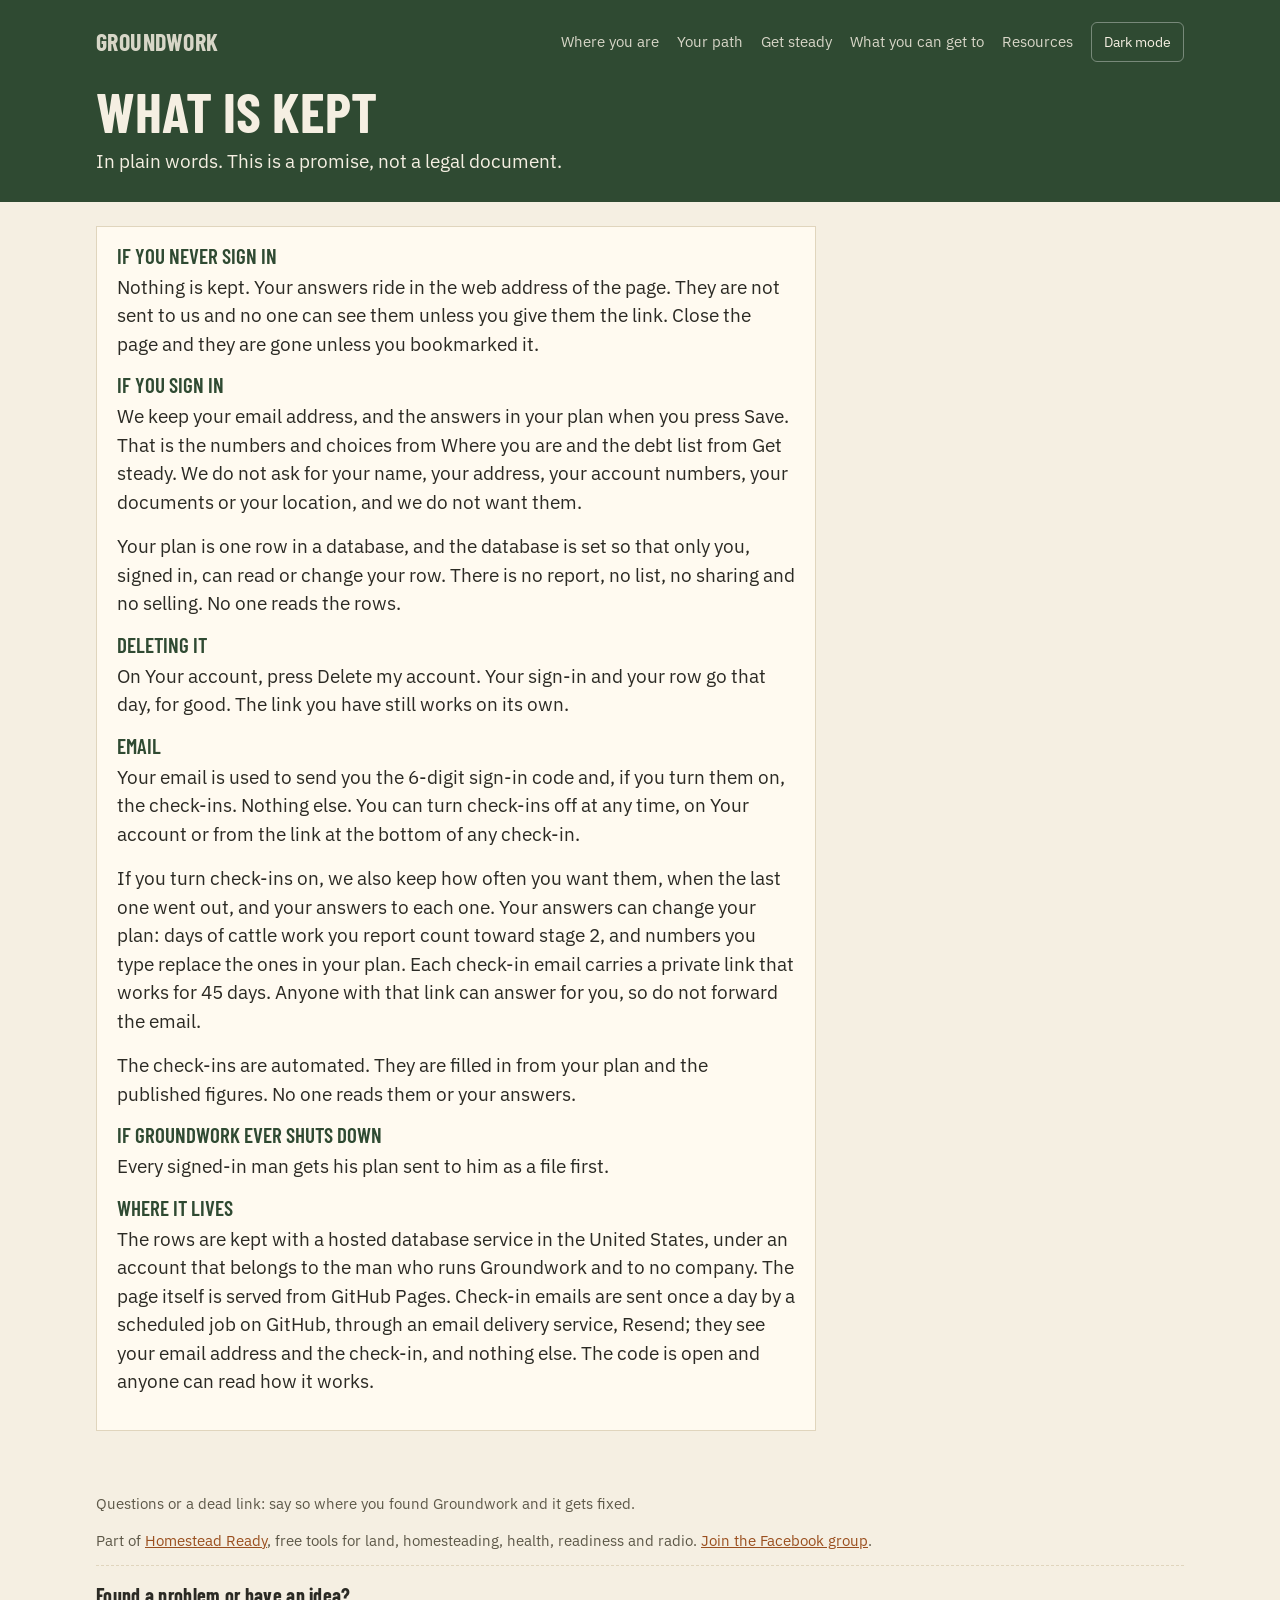
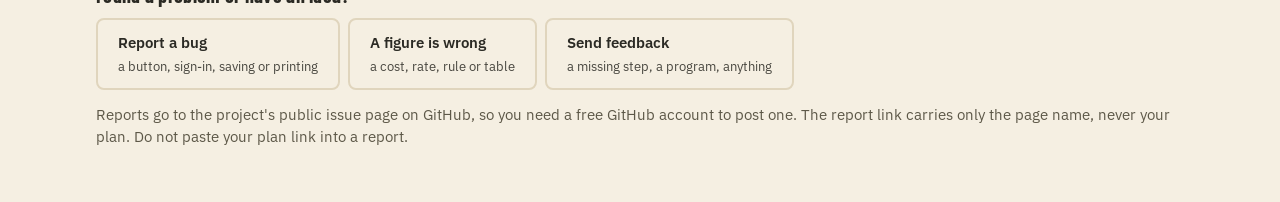
<file: privacy.html>
<!doctype html>
<html lang="en">
<head>
<meta charset="utf-8">
<meta name="viewport" content="width=device-width, initial-scale=1, viewport-fit=cover">
<title>What is kept</title>
<meta name="description" content="What Groundwork keeps about you, what it does not, and how to delete it. In plain words.">
<link rel="stylesheet" href="https://fonts.googleapis.com/css2?family=Barlow+Condensed:wght@600;700&family=IBM+Plex+Sans:wght@400;500;600&display=swap">
<link rel="stylesheet" href="site.css?v=20261118a">
</head>
<body>
<header>
  <div class="wrap">
    <nav class="nav" aria-label="Pages">
      <a class="brand" href="index.html" data-carry="index.html">Groundwork</a>
      <a href="start.html" data-carry="start.html">Where you are</a>
      <a href="path.html" data-carry="path.html">Your path</a>
      <a href="steady.html" data-carry="steady.html">Get steady</a>
      <a href="numbers.html" data-carry="numbers.html">What you can get to</a>
      <a href="resources.html" data-carry="resources.html">Resources</a>
      <button class="theme" id="themeBtn" type="button" aria-pressed="false">Dark mode</button>
    </nav>
    <h1>What is kept</h1>
    <p class="lede">In plain words. This is a promise, not a legal document.</p>
  </div>
</header>

<main class="wrap">
  <div class="card intro">
    <h3>If you never sign in</h3>
    <p>Nothing is kept. Your answers ride in the web address of the page. They are not sent to us and no one can see them unless you give them the link. Close the page and they are gone unless you bookmarked it.</p>

    <h3>If you sign in</h3>
    <p>We keep your email address, and the answers in your plan when you press Save. That is the numbers and choices from Where you are and the debt list from Get steady. We do not ask for your name, your address, your account numbers, your documents or your location, and we do not want them.</p>
    <p>Your plan is one row in a database, and the database is set so that only you, signed in, can read or change your row. There is no report, no list, no sharing and no selling. No one reads the rows.</p>

    <h3>Deleting it</h3>
    <p>On Your account, press Delete my account. Your sign-in and your row go that day, for good. The link you have still works on its own.</p>

    <h3>Email</h3>
    <p>Your email is used to send you the 6-digit sign-in code and, if you turn them on, the check-ins. Nothing else. You can turn check-ins off at any time, on Your account or from the link at the bottom of any check-in.</p>
    <p>If you turn check-ins on, we also keep how often you want them, when the last one went out, and your answers to each one. Your answers can change your plan: days of cattle work you report count toward stage 2, and numbers you type replace the ones in your plan. Each check-in email carries a private link that works for 45 days. Anyone with that link can answer for you, so do not forward the email.</p>
    <p>The check-ins are automated. They are filled in from your plan and the published figures. No one reads them or your answers.</p>

    <h3>If Groundwork ever shuts down</h3>
    <p>Every signed-in man gets his plan sent to him as a file first.</p>

    <h3>Where it lives</h3>
    <p>The rows are kept with a hosted database service in the United States, under an account that belongs to the man who runs Groundwork and to no company. The page itself is served from GitHub Pages. Check-in emails are sent once a day by a scheduled job on GitHub, through an email delivery service, Resend; they see your email address and the check-in, and nothing else. The code is open and anyone can read how it works.</p>
  </div>
</main>

<footer><div class="wrap">
  <p>Questions or a dead link: say so where you found Groundwork and it gets fixed.</p>
  <p class="hr-family">Part of <a href="https://homesteadready.org/">Homestead Ready</a>, free tools for land, homesteading, health, readiness and radio. <a href="https://www.facebook.com/groups/homesteadready" rel="noopener">Join the Facebook group</a>.</p>
</div></footer>

<script src="site.js?v=20261118a"></script>
<script>GW.initTheme(); GW.carry(GW.readProfile());</script>
</body>
</html>
</file>
<file: site.css>
/* Groundwork: shared look. The Homestead Ready nature palette (master: homestead-ready/palette.css) and shared type. */
:root {
  --bg: #f5efe2; --surface: #fffaf0; --fg: #2b2a24; --muted: #5d5848; --rule: #e0d5bd;
  --accent: #9a4f1f; --accent-ink: #ffffff; --accent-hover: #7d3f17;
  --band: #2f4a32; --band-fg: #f5efe2; --step: #2f4a32; --warn: #9a3b1f;
  --bar: #4f6a3a; --grid: #ebe3d0; --field: #fffdf7;
  --font-display: "Barlow Condensed", "Arial Narrow", Impact, sans-serif;
  --font-body: "IBM Plex Sans", "Segoe UI", Helvetica, Arial, sans-serif;
}
@media (prefers-color-scheme: dark) {
  :root:not([data-theme="light"]) {
    --bg: #1a1d16; --surface: #252a1f; --fg: #ece5d4; --muted: #b5ad99; --rule: #3a3f31;
    --accent: #d9884c; --accent-ink: #1a1d16; --accent-hover: #e9a068;
    --band: #12150f; --band-fg: #ece5d4; --step: #9fbf5e; --warn: #e58a6a;
    --bar: #9fbf5e; --grid: #2f3428; --field: #1a1d16;
    color-scheme: dark;
  }
}
:root[data-theme="dark"] {
  --bg: #1a1d16; --surface: #252a1f; --fg: #ece5d4; --muted: #b5ad99; --rule: #3a3f31;
  --accent: #d9884c; --accent-ink: #1a1d16; --accent-hover: #e9a068;
  --band: #12150f; --band-fg: #ece5d4; --step: #9fbf5e; --warn: #e58a6a;
  --bar: #9fbf5e; --grid: #2f3428; --field: #1a1d16;
  color-scheme: dark;
}
* { box-sizing: border-box; }
[hidden] { display: none !important; }
html { scroll-behavior: smooth; }
body { margin: 0; background: var(--bg); color: var(--fg); font-family: var(--font-body); font-size: 17px; line-height: 1.5; overflow-x: hidden; }
.wrap { max-width: 1120px; margin: 0 auto;
  padding-left: max(16px, env(safe-area-inset-left, 0px)); padding-right: max(16px, env(safe-area-inset-right, 0px)); padding-block: 24px; }
a { color: var(--accent); }

/* top band and nav */
header { background: var(--band); color: var(--band-fg); }
header .wrap { padding-block: 18px 26px; }
.nav { display: flex; flex-wrap: wrap; align-items: center; gap: 6px 18px; margin-bottom: 18px; font-size: 15px; }
.nav .brand { font-family: var(--font-display); font-weight: 700; font-size: 24px; text-transform: uppercase; letter-spacing: .02em; color: inherit; text-decoration: none; margin-right: auto; }
.nav a { color: inherit; text-decoration: none; opacity: .85; padding: 6px 0; min-height: 40px; display: inline-flex; align-items: center; }
.nav a:hover, .nav a[aria-current="page"] { opacity: 1; text-decoration: underline; text-underline-offset: 4px; }
.nav .acct a { font-weight: 600; }
.nav .theme { background: transparent; color: inherit; border: 1px solid rgba(255,255,255,.35); border-radius: 6px; padding: 6px 12px; font: inherit; font-size: 14px; cursor: pointer; min-height: 40px; }
h1 { font-family: var(--font-display); font-weight: 700; font-size: clamp(38px, 8vw, 56px); line-height: .95; text-transform: uppercase; margin: 0 0 10px; text-wrap: balance; }
.lede { font-size: 19px; margin: 0; max-width: 680px; }
h2 { font-family: var(--font-display); font-weight: 700; font-size: 28px; line-height: 1; text-transform: uppercase; margin: 0 0 6px; }
h3 { font-family: var(--font-display); font-weight: 600; font-size: 21px; line-height: 1.05; text-transform: uppercase; margin: 0 0 6px; color: var(--step); }
.sub { color: var(--muted); margin: 0 0 14px; font-size: 15px; }
.card { background: var(--surface); border: 1px solid var(--rule); padding: 18px 20px; }
.card + .card { margin-top: 16px; }
.btn { display: inline-block; background: var(--accent); color: var(--accent-ink); font-weight: 600; font-size: 17px; text-decoration: none;
  border: 2px solid var(--accent); border-radius: 8px; padding: 12px 20px; min-height: 48px; cursor: pointer; font-family: inherit; }
.btn:hover { background: var(--accent-hover); border-color: var(--accent-hover); }
.btn.ghost { background: transparent; color: var(--fg); border-color: var(--rule); }
.btn.ghost:hover { border-color: var(--fg); background: transparent; }
.btn:focus-visible, button:focus-visible, input:focus-visible, select:focus-visible, summary:focus-visible, a:focus-visible { outline: 3px solid var(--step); outline-offset: 2px; }
.actions { display: flex; flex-wrap: wrap; gap: 10px; margin-top: 14px; }
.flash { font-size: 14px; color: var(--step); min-height: 20px; margin: 6px 0 0; }
.muted { color: var(--muted); }
.est { display: inline-block; font-size: 12px; color: var(--warn); border: 1px solid currentColor; border-radius: 4px; padding: 0 5px; line-height: 1.5; vertical-align: middle; margin-left: 4px; }

/* forms */
.fields { display: grid; gap: 14px; }
.field { display: grid; gap: 4px; }
.field label, .check label { font-size: 15px; font-weight: 500; }
.field .hint { font-size: 13.5px; color: var(--muted); line-height: 1.35; }
.field input[type=number], .field input[type=text], .field select {
  font: inherit; font-size: 17px; color: var(--fg); background: var(--field); border: 1px solid var(--rule); border-radius: 6px; padding: 10px 12px; min-height: 48px; width: 100%; }
.field input[type=number] { font-variant-numeric: tabular-nums; }
.unit { color: var(--muted); font-weight: 400; }
.two { display: grid; grid-template-columns: 1fr 1fr; gap: 10px; align-items: start; }
@media (max-width: 420px) { .two { grid-template-columns: 1fr; } }
.choice { display: grid; gap: 6px; }
.choice label { display: flex; align-items: center; gap: 10px; min-height: 44px; padding: 6px 10px; border: 1px solid var(--rule); border-radius: 6px; background: var(--field); cursor: pointer; font-weight: 400; }
.choice input { width: 20px; height: 20px; accent-color: var(--step); margin: 0; }
.choice label:has(input:checked) { border-color: var(--step); box-shadow: inset 0 0 0 1px var(--step); }
.checks { display: grid; grid-template-columns: 1fr 1fr; gap: 6px 12px; }
@media (max-width: 480px) { .checks { grid-template-columns: 1fr; } }
.check { display: flex; align-items: center; gap: 10px; min-height: 44px; padding: 6px 10px; border: 1px solid var(--rule); border-radius: 6px; background: var(--field); cursor: pointer; font-weight: 400; font-size: 15px; }
.check input { width: 20px; height: 20px; accent-color: var(--step); margin: 0; flex: none; }
.check:has(input:checked) { border-color: var(--step); box-shadow: inset 0 0 0 1px var(--step); }

/* the path */
.stages { list-style: none; padding: 0; margin: 0; counter-reset: stage; }
.stage { position: relative; border: 1px solid var(--rule); background: var(--surface); padding: 18px 20px 18px 72px; margin-top: 14px; }
.stage::before { counter-increment: stage; content: counter(stage); position: absolute; left: 18px; top: 16px; width: 40px; height: 40px; border-radius: 50%;
  display: grid; place-items: center; font-family: var(--font-display); font-weight: 700; font-size: 22px; background: var(--grid); color: var(--fg); }
.stage.done::before { background: var(--step); color: #fff; content: "\2713"; }
.stage.now { border-color: var(--step); box-shadow: 0 0 0 2px var(--step); }
.stage.now::before { background: var(--accent); color: var(--accent-ink); }
.stage h3 { margin: 0; }
.stage .state { font-size: 13.5px; font-weight: 600; text-transform: uppercase; letter-spacing: .04em; color: var(--muted); margin: 0 0 4px; }
.stage.now .state { color: var(--accent); }
.stage.done .state { color: var(--step); }
.stage .why { margin: 6px 0 10px; }
.stage .gate { border-left: 3px solid var(--step); padding: 4px 12px; margin: 10px 0; background: var(--field); }
.stage .gate b { color: var(--step); }
.stage .figs { display: flex; flex-wrap: wrap; gap: 8px 22px; margin: 10px 0 4px; }
.stage .fig { display: grid; }
.stage .fig .n { font-family: var(--font-display); font-weight: 700; font-size: 26px; line-height: 1; }
.stage .fig .l { font-size: 13px; color: var(--muted); }
.stage .month { margin: 10px 0 0; }
.stage .month h4 { font-size: 15px; margin: 0 0 4px; text-transform: uppercase; letter-spacing: .03em; color: var(--step); }
.stage .month ul { margin: 0; padding-left: 20px; }
.stage .month li { margin: 4px 0; }
.stage .src { font-size: 13.5px; color: var(--muted); margin: 10px 0 0; }
@media (max-width: 480px) { .stage { padding-left: 20px; padding-top: 64px; } .stage::before { left: 18px; top: 14px; } }

.heroes { display: grid; grid-template-columns: 1fr 1fr 1fr; gap: 16px; margin: 16px 0; }
@media (max-width: 760px) { .heroes { grid-template-columns: 1fr; } }
.hero { background: var(--surface); border: 1px solid var(--rule); padding: 16px 18px; }
.hero .lbl { font-size: 15px; color: var(--muted); margin: 0; }
.hero .val { font-size: clamp(30px, 6vw, 42px); font-weight: 600; line-height: 1.05; margin: 2px 0; letter-spacing: -.01em; font-family: var(--font-display); }
.hero .rng { font-size: 15px; color: var(--muted); margin: 0; }

.tablewrap { overflow-x: auto; }
table { border-collapse: collapse; width: 100%; font-size: 15px; }
th, td { text-align: left; padding: 8px 10px; border-bottom: 1px solid var(--rule); vertical-align: top; }
th { font-size: 13.5px; text-transform: uppercase; letter-spacing: .03em; color: var(--muted); }
td.n, th.n { text-align: right; font-variant-numeric: tabular-nums; white-space: nowrap; }

footer { color: var(--muted); font-size: 14.5px; }
footer .wrap { padding-block: 24px 40px; }
.hr-family { color: var(--muted); font-size: 14.5px; margin: 12px 0 0; }
.hr-family a { color: var(--accent); }
.hr-family a:hover { color: var(--accent-hover); }
footer .feedback { margin-top: 14px; padding-top: 14px; border-top: 1px dashed var(--rule); }
footer .feedback strong { display: block; color: var(--fg); font-family: var(--font-display); font-size: 20px; letter-spacing: .3px; margin-bottom: 8px; }
footer .feedback .buttons { display: flex; flex-wrap: wrap; gap: 8px; margin-bottom: 8px; }
footer .feedback .btn { font-size: 15px; }
footer .feedback .btn small { display: block; font-weight: 400; font-size: 12.5px; opacity: .85; margin-top: 2px; }

/* home page */
.intro { font-size: 19px; max-width: 720px; }
.intro p { margin: 0 0 16px; }
.steps { list-style: none; padding: 0; margin: 0; display: grid; gap: 10px; }
.steps li { display: grid; grid-template-columns: 34px 1fr; gap: 10px; align-items: start; }
.steps .k { font-family: var(--font-display); font-weight: 700; font-size: 24px; line-height: 1; color: var(--accent); }

/* print: one clean plan */
@media print {
  :root { --bg: #fff; --surface: #fff; --fg: #000; --muted: #333; --rule: #999; --field: #fff; --grid: #ddd; }
  body { font-size: 12.5px; }
  header, .nav, .actions, .noprint, footer { display: none !important; }
  .wrap { max-width: none; padding: 0; }
  .card, .stage, .hero { border: 1px solid #999; break-inside: avoid; page-break-inside: avoid; }
  .stage { padding-left: 56px; margin-top: 8px; }
  .stage.now { box-shadow: none; border: 2px solid #000; }
  .stage::before { width: 30px; height: 30px; font-size: 16px; left: 12px; top: 12px; }
  .heroes { grid-template-columns: 1fr 1fr 1fr; }
  a { color: #000; text-decoration: none; }
  .printonly { display: block !important; }
}
.printonly { display: none; }
</file>
